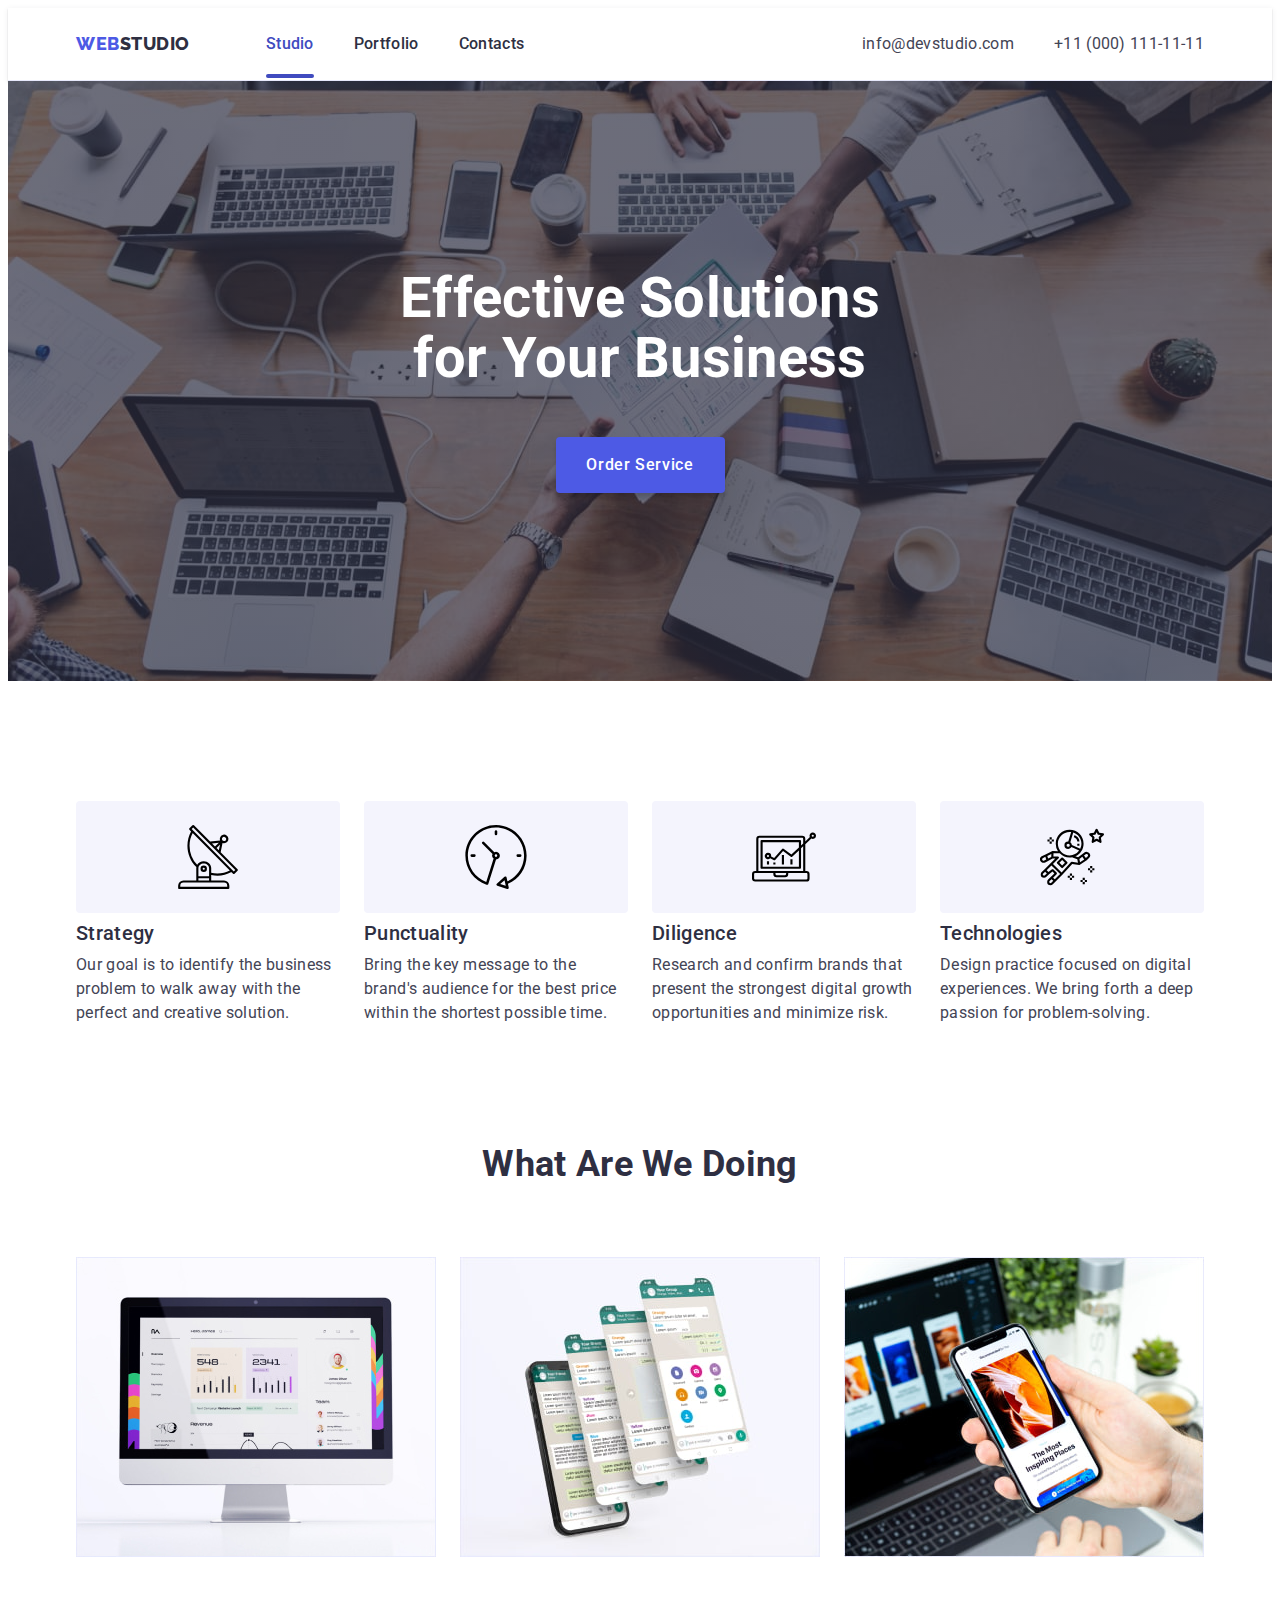
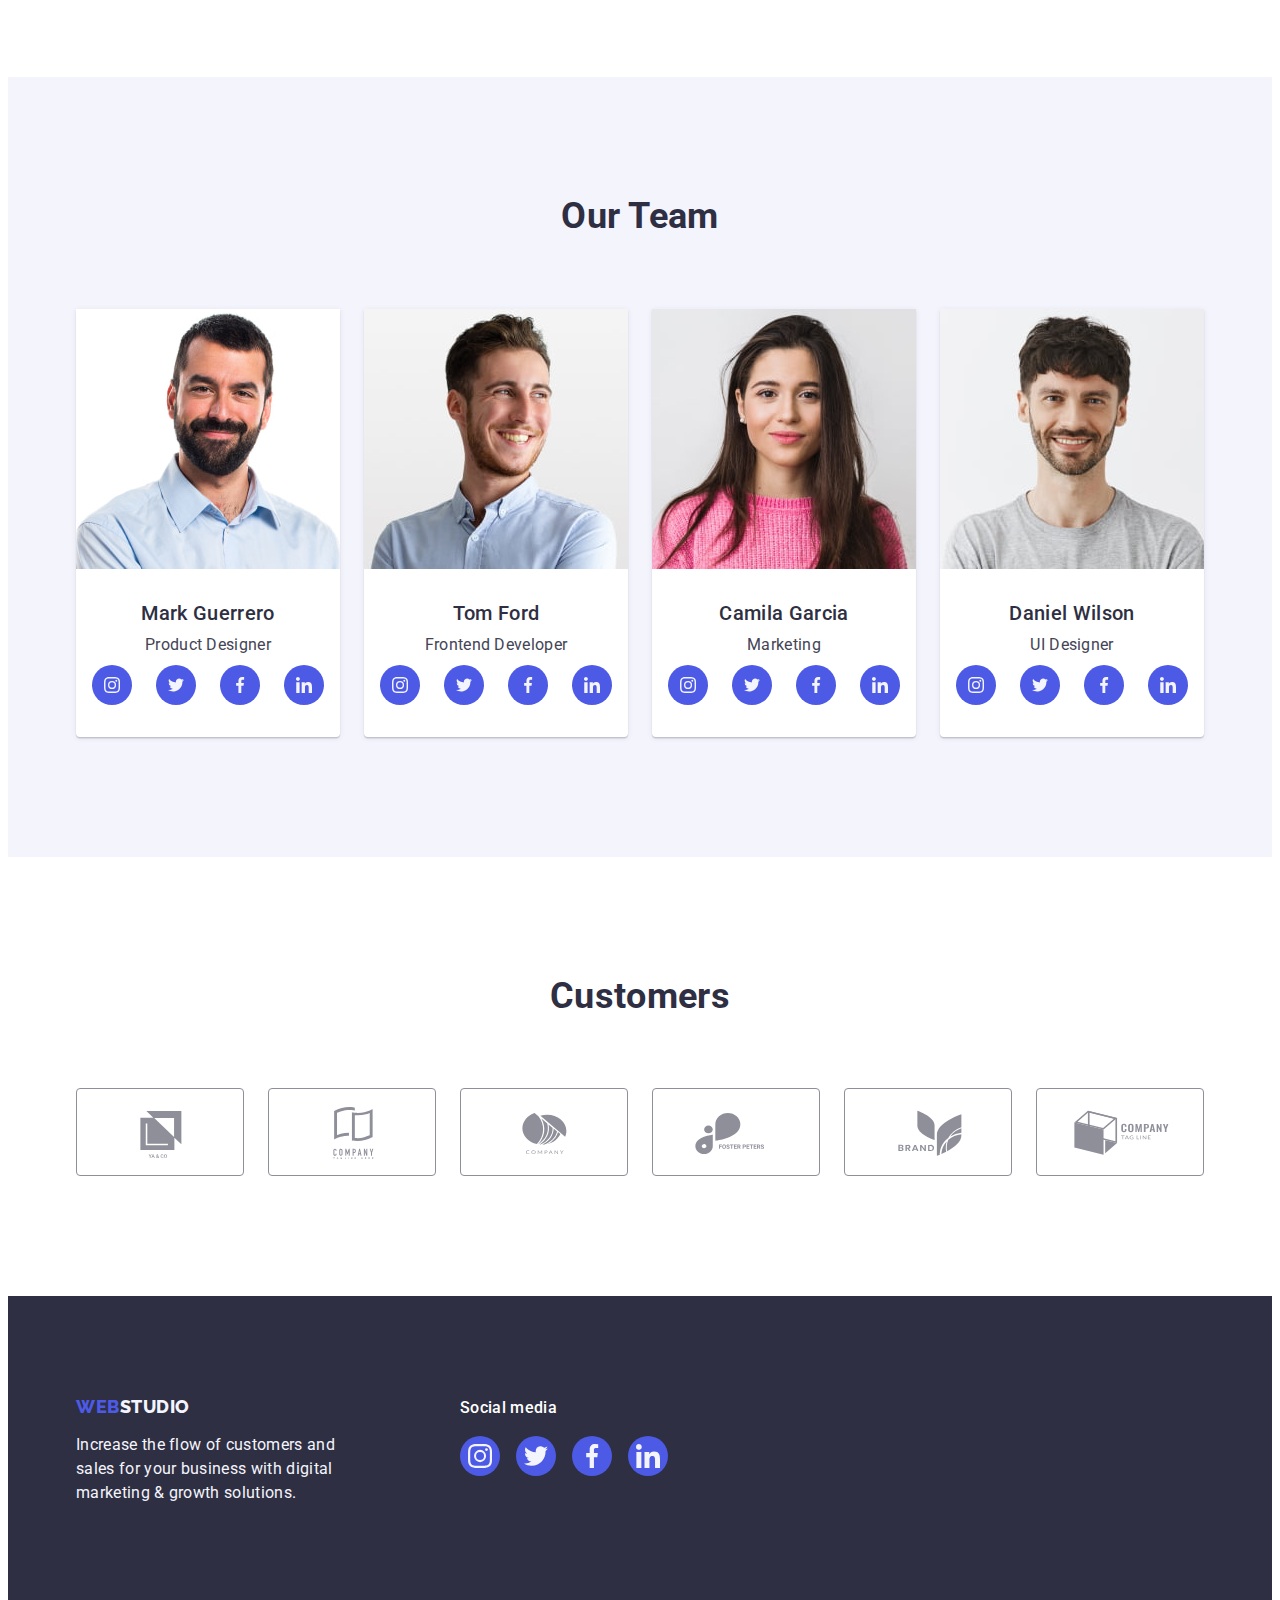
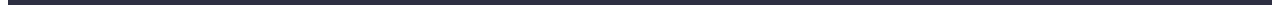
<file: index.html>
<!DOCTYPE html>
<html lang="en">
  <head>
    <meta charset="UTF-8" />
    <meta http-equiv="X-UA-Compatible" content="IE=edge" />
    <meta name="viewport" content="width=device-width, initial-scale=1.0" />
    <title>HOMEWORK</title>
    <!--Основные шрифты-->
    <link rel="preconnect" href="https://fonts.googleapis.com">
    <link rel="preconnect" href="https://fonts.gstatic.com" crossorigin>
    <link href="https://fonts.googleapis.com/css2?family=Raleway:wght@800&family=Roboto:wght@400;500;700;900&display=swap" rel="stylesheet"> 
    <!-- Normalize -->
    <link
      rel="stylesheet"
      href="https://cdnjs.cloudflare.com/ajax/libs/modern-normalize/1.1.0/modern-normalize.min.css"
      integrity="sha512-wpPYUAdjBVSE4KJnH1VR1HeZfpl1ub8YT/NKx4PuQ5NmX2tKuGu6U/JRp5y+Y8XG2tV+wKQpNHVUX03MfMFn9Q=="
      crossorigin="anonymous"
      referrerpolicy="no-referrer"
    />
    <!--Касстомные стили-->
    <link rel="stylesheet" href="./css/styles.css" />
  </head>
  <body>
    <!--секция хедер-->
    <header class="header">
      <div class="header-container container">
        <!--главная навигация-->
        <nav class="nav">
          <a class="logo-ferst link" href="./index.html"
            >WEB<span class="logo-secondary">STUDIO</span></a
          >
          <ul class="nav-list list">
            <li class="nav-item "><a class="nav-link link current" href="./index.html">Studio</a></li>
            <li class="nav-item"><a class="nav-link link" href="./portfolio.html">Portfolio</a></li>
            <li class="nav-item"><a class="nav-link link" href="">Contacts</a></li>
          </ul>
        </nav>

        <address class="contacts">
          <ul class="header-list list">
            <li class="header-item">
              <a class="header-contacts link" href="mailto:info@devstudio.com"
                >info@devstudio.com</a
              >
            </li>
            <li class="header-item">
              <a class="header-contacts link" href="tel:+11(000)111-11-11"
                >+11 (000) 111-11-11</a
              ></li
            >
          </ul>
        </address>
      </div>
    </header>
    <!--Уникальный контент-->
    <main>
      <!--Секция Герой-->
      <section class="hero section">
        <div class="hero-container container">
          <h1 class="hero-title"
            >Effective Solutions<br />
            for Your Business</h1
          >
          <button class="hero-button" type="button" data-modal-open>Order Service</button>
        </div>
      </section>
      <!--Секция О нас-->
      <section class="about section">
        <div class="container">
          <h2 class="visually-hidden">About us</h2>
          <ul class="about-list list">
            <li class="about-item">
              <div class="item-box">
                <svg class="about-icon" width="64" height="64">
                  <use href="./images/icons.svg#antenna"></use>
                </svg>
              </div>
              <h3 class="about-title">Strategy</h3>
              <p class="about-text"
                >Our goal is to identify the business problem to walk away with the perfect and
                creative solution.
              </p>
            </li>
            <li class="about-item">
              <div class="item-box">
                <svg class="about-icon" width="64" height="64">
                  <use href="./images/icons.svg#clock"></use>
                </svg>
              </div>
              <h3 class="about-title">Punctuality</h3>
              <p class="about-text"
                >Bring the key message to the brand's audience for the best price within the
                shortest possible time.</p
              >
            </li>
            <li class="about-item">
              <div class="item-box">
                <svg class="about-icon" width="64" height="64">
                  <use href="./images/icons.svg#diagram"></use>
                </svg>
              </div>
              <h3 class="about-title">Diligence</h3>
              <p class="about-text"
                >Research and confirm brands that present the strongest digital growth opportunities
                and minimize risk.</p
              >
            </li>
            <li class="about-item">
              <div class="item-box">
                <svg class="about-icon" width="64" height="64">
                  <use href="./images/icons.svg#astronaut"></use>
                </svg>
              </div>
              <h3 class="about-title">Technologies</h3>
              <p class="about-text"
                >Design practice focused on digital experiences. We bring forth a deep passion for
                problem-solving.</p
              >
            </li>
          </ul>
        </div>
      </section>

      <section class="work section">
        <div class="container">
          <h2 class="work-title">What are we doing</h2>
          <ul class="work-list list">
            <li class="work-item"><img src="./images/img1.jpg" alt="кодинг" width="360" /></li>
            <li class="work-item"
              ><img src="./images/img2.jpg" alt="ноутбук з презентацією" width="360"
            /></li>
            <li class="work-item"
              ><img src="./images/img3.jpg" alt="палітра кольорів" width="360"
            /></li>
          </ul>
        </div>
      </section>
      <!--Секция Наша команда-->
      <section class="team section">
        <div class="container">
          <h2 class="team-title">Our Team</h2>
          <ul class="team-list list">
            <li class="team-item">
              <img
                class="team-image"
                src="./images/img4.jpg"
                alt="фото Ігор Дем'яненко"
                width="264"
              />
              <div class="team-info">
                <h3 class="team-title-name">Mark Guerrero</h3>
                <p class="team-text">Product Designer</p>

                <ul class="team-box">
                  <li class="box-item">
                      <a class="team-link" href="">
                          <svg class="team-icon" width="16" height="16">
                              <use href="./images/icons.svg#instagram"></use>
                          </svg>
                      </a>
                  </li>
                  <li class="box-item">
                      <a class="team-link" href="">
                          <svg class="team-icon" width="16" height="16">
                              <use href="./images/icons.svg#twitter"></use>
                          </svg>
                      </a>
                  </li>
                  <li class="box-item">
                      <a class="team-link" href="">
                          <svg class="team-icon" width="16" height="16">
                              <use href="./images/icons.svg#facebook"></use>
                          </svg>
                      </a>
                  </li>
                  <li class="box-item">
                      <a class="team-link" href="">
                          <svg class="team-icon" width="16" height="16">
                              <use href="./images/icons.svg#linkedin"></use>
                          </svg>
                      </a>
                  </li>
                </ul>
              </div>
            </li>
            <li class="team-item">
              <img class="team-image" src="./images/img5.jpg" alt="фото Ольга Рєпіна" width="264" />
              <div class="team-info">
                <h3 class="team-title-name">Tom Ford</h3>
                <p class="team-text">Frontend Developer</p>

                <ul class="team-box">
                  <li class="box-item">
                      <a class="team-link" href="">
                          <svg class="team-icon" width="16" height="16">
                              <use href="./images/icons.svg#instagram"></use>
                          </svg>
                      </a>
                  </li>
                  <li class="box-item">
                      <a class="team-link" href="">
                          <svg class="team-icon" width="16" height="16">
                              <use href="./images/icons.svg#twitter"></use>
                          </svg>
                      </a>
                  </li>
                  <li class="box-item">
                      <a class="team-link" href="">
                          <svg class="team-icon" width="16" height="16">
                              <use href="./images/icons.svg#facebook"></use>
                          </svg>
                      </a>
                  </li>
                  <li class="box-item">
                      <a class="team-link" href="">
                          <svg class="team-icon" width="16" height="16">
                              <use href="./images/icons.svg#linkedin"></use>
                          </svg>
                      </a>
                  </li>
                </ul>
              </div>

            </li>
            <li class="team-item">
              <img
                class="team-image"
                src="./images/img6.jpg"
                alt="фото Микола Тарасов"
                width="264"
              />
              <div class="team-info">
                <h3 class="team-title-name">Camila Garcia</h3>
                <p class="team-text">Marketing</p>

                <ul class="team-box">
                  <li class="box-item">
                      <a class="team-link" href="">
                          <svg class="team-icon" width="16" height="16">
                              <use href="./images/icons.svg#instagram"></use>
                          </svg>
                      </a>
                  </li>
                  <li class="box-item">
                      <a class="team-link" href="">
                          <svg class="team-icon" width="16" height="16">
                              <use href="./images/icons.svg#twitter"></use>
                          </svg>
                      </a>
                  </li>
                  <li class="box-item">
                      <a class="team-link" href="">
                          <svg class="team-icon" width="16" height="16">
                              <use href="./images/icons.svg#facebook"></use>
                          </svg>
                      </a>
                  </li>
                  <li class="box-item">
                      <a class="team-link" href="">
                          <svg class="team-icon" width="16" height="16">
                              <use href="./images/icons.svg#linkedin"></use>
                          </svg>
                      </a>
                  </li>
              </ul>
              </div>
            </li>
            <li class="team-item">
              <img
                class="team-image"
                src="./images/img7.jpg"
                alt="фото Михайло Єрмаков"
                width="264"
              />
              <div class="team-info">
                <h3 class="team-title-name">Daniel Wilson</h3>
                <p class="team-text">UI Designer</p>

                <ul class="team-box">
                  <li class="box-item">
                      <a class="team-link" href="">
                          <svg class="team-icon" width="16" height="16">
                              <use href="./images/icons.svg#instagram"></use>
                          </svg>
                      </a>
                  </li>
                  <li class="box-item">
                      <a class="team-link" href="">
                          <svg class="team-icon" width="16" height="16">
                              <use href="./images/icons.svg#twitter"></use>
                          </svg>
                      </a>
                  </li>
                  <li class="box-item">
                      <a class="team-link" href="">
                          <svg class="team-icon" width="16" height="16">
                              <use href="./images/icons.svg#facebook"></use>
                          </svg>
                      </a>
                  </li>
                  <li class="box-item">
                      <a class="team-link" href="">
                          <svg class="team-icon" width="16" height="16">
                              <use href="./images/icons.svg#linkedin"></use>
                          </svg>
                      </a>
                  </li>
              </ul>
              </div>
            </li>
          </ul>
        </div>
      </section>

      <!--Секция Customers-->
      <section class="section">
        <div class="container">
          <h2 class="section-title">Customers</h2>
          <ul class="clients list">
            <li class="clients-item">
              <a href="" class="clients-link">
                <svg class="clients-icon" width="104" height="56">
                  <use href="./images/icons.svg#Logo"></use>
                </svg>
              </a>
            </li>
            <li class="clients-item">
              <a href="" class="clients-link">
                <svg class="clients-icon" width="104" height="56">
                  <use href="./images/icons.svg#Logo2"></use>
                </svg>
              </a>
            </li>
            <li class="clients-item">
              <a href="" class="clients-link">
                <svg class="clients-icon" width="104" height="56">
                  <use href="./images/icons.svg#Logo3"></use>
                </svg>
              </a>
            </li>
            <li class="clients-item">
              <a href="" class="clients-link">
                <svg class="clients-icon" width="104" height="56">
                  <use href="./images/icons.svg#Logo4"></use>
                </svg>
              </a>
            </li>
            <li class="clients-item">
              <a href="" class="clients-link">
                <svg class="clients-icon" width="104" height="56">
                  <use href="./images/icons.svg#Logo5"></use>
                </svg>
              </a>
            </li>
            <li class="clients-item">
              <a href="" class="clients-link">
                <svg class="clients-icon" width="104" height="56">
                  <use href="./images/icons.svg#Logo6"></use>
                </svg>
              </a>
            </li>
          </ul>
        </div>
    </section>
    </main>
    <!--Секция футер-->
    <footer class="footer">
      <div class="footer-container container">
          <div class="footer-wrapper">
            <a class="footer-logo link" href="/index.html"
              >WEB<span class="footer-logo-secondary">STUDIO</span></a
            >
            <p class="footer-text"
              >Increase the flow of customers and sales for your business with digital marketing &
              growth solutions.</p
            >
          </div>
              <div class="footer-second">
                <p class="footer-title">Social media</p>
                <ul class="footer-lists list">
                  <li class="footer-item">
                    <a href="" class="footer-linkk">
                      <svg class="footer-icon" width="24" height="24">
                        <use href="./images/icons.svg#instagram"></use>
                      </svg>
                    </a>
                  </li>
                  <li class="footer-item">
                    <a href="" class="footer-linkk">
                      <svg class="footer-icon" width="24" height="24">
                        <use href="./images/icons.svg#twitter"></use>
                      </svg>
                    </a>
                  </li>
                  <li class="footer-item">
                    <a href="" class="footer-linkk">
                      <svg class="footer-icon" width="24" height="24">
                        <use href="./images/icons.svg#facebook"></use>
                      </svg>
                    </a>
                  </li>
                  <li class="footer-item">
                    <a href="" class="footer-linkk">
                      <svg class="footer-icon" width="24" height="24">
                        <use href="./images/icons.svg#linkedin"></use>
                      </svg>
                    </a>
                  </li>
                </ul>
            </div>
      </div>
    </footer>
    <div class="backdrop is-hidden" data-modal >
      <div class="modal">
        <button class="modal-button" type="button" data-modal-close>
          <svg class="modal-icon" width="8" height="8">
            <use href="./images/icons.svg#close"></use>
          </svg>
        </button>

      </div>
    </div>
    <script src="./modal.js"></script>
  </body>
</html>
</file>
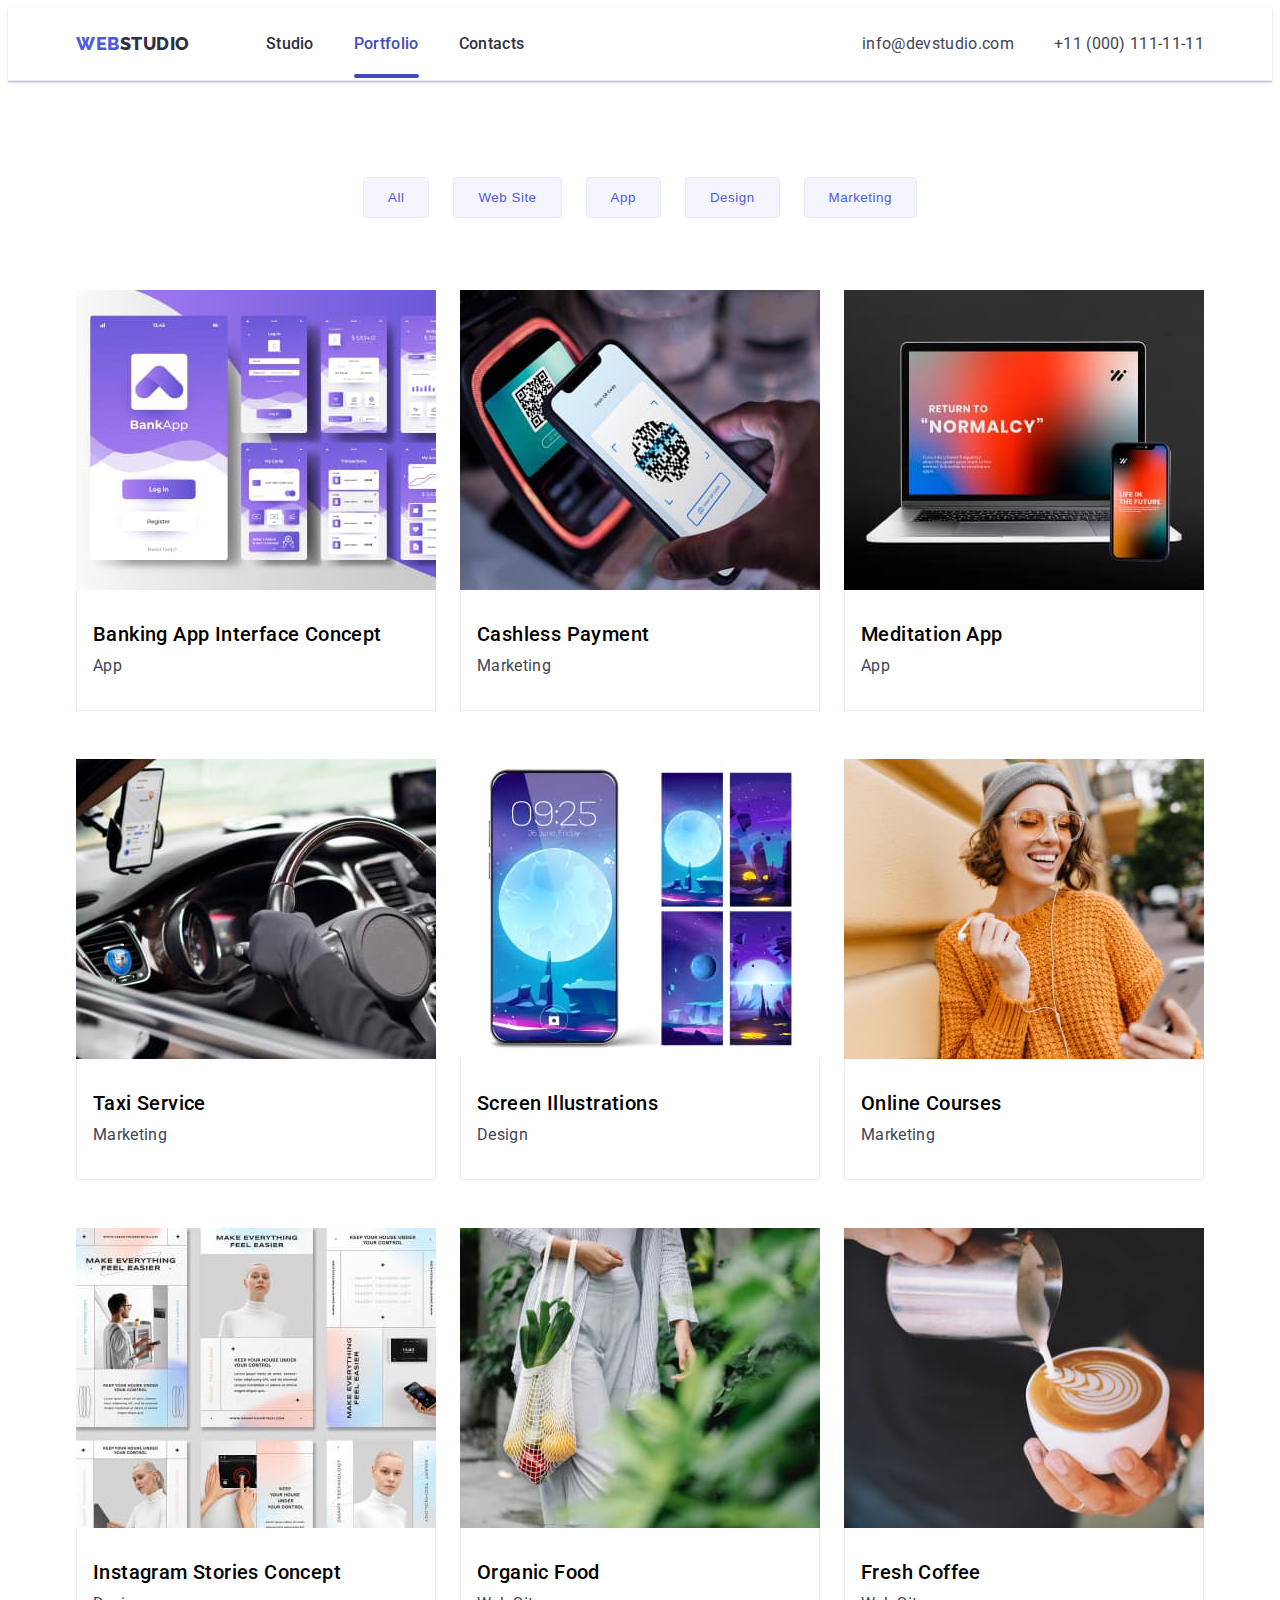
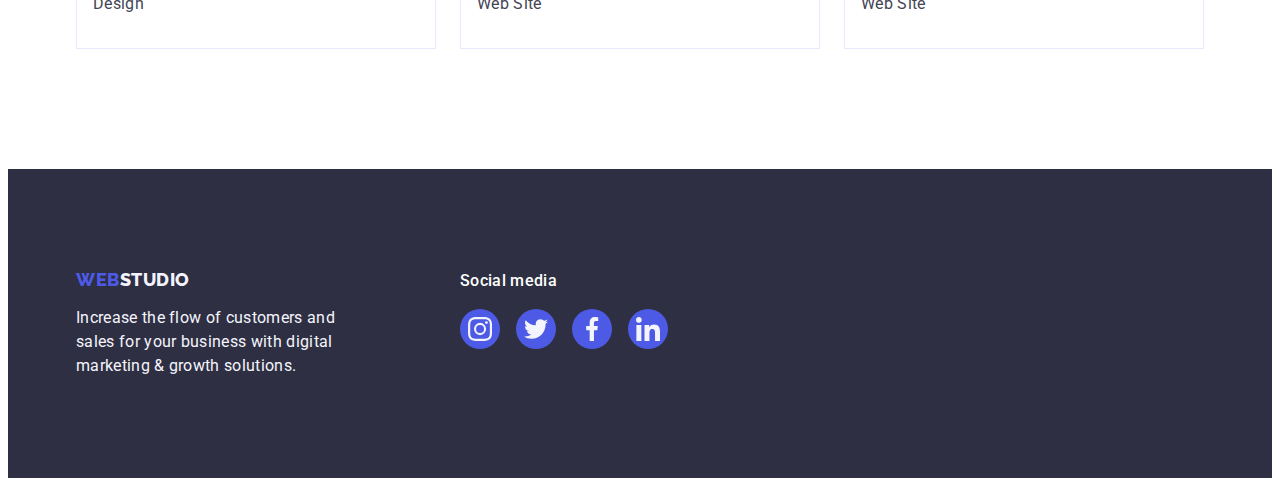
<file: portfolio.html>
<!DOCTYPE html>
<html lang="ru">
<head>
    <meta charset="UTF-8">
    <meta http-equiv="X-UA-Compatible" content="IE=edge">
    <meta name="viewport" content="width=device-width, initial-scale=1.0">
    <title>HOMEWORK</title>
    <!--Основные шрифты-->
    <link rel="preconnect" href="https://fonts.googleapis.com">
    <link rel="preconnect" href="https://fonts.gstatic.com" crossorigin>
    <link href="https://fonts.googleapis.com/css2?family=Raleway:wght@800&family=Roboto:wght@400;500;700;900&display=swap"
    rel="stylesheet">
  <!-- Normalize -->
    <link
      rel="stylesheet"
      href="https://cdnjs.cloudflare.com/ajax/libs/modern-normalize/1.1.0/modern-normalize.min.css"
      integrity="sha512-wpPYUAdjBVSE4KJnH1VR1HeZfpl1ub8YT/NKx4PuQ5NmX2tKuGu6U/JRp5y+Y8XG2tV+wKQpNHVUX03MfMFn9Q=="
      crossorigin="anonymous"
      referrerpolicy="no-referrer"
    />
    <!--Касстомные стили-->
    <link rel="stylesheet" href="./css/styles.css">
    
</head>
<body>
    <!--секция хедер-->
    <header class="header">
        <div class="header-container container">
    <!--главная навигация-->
        <nav class="nav">
            <a class="logo-ferst link" href="./index.html">WEB<span class="logo-secondary">STUDIO</span></a> 
            
            <ul class="nav-list list">
                <li class="nav-item"><a class="nav-link link" href="./index.html">Studio</a></li>
                <li class="nav-item "><a class="nav-link link current" href="./portfolio.html">Portfolio</a></li>
                <li class="nav-item"><a class="nav-link link" href="">Contacts</a></li>
            </ul>
        </nav>

       <address class="contacts">
         <ul class="header-list list">
            <li class="header-item"> <a class="header-contacts link" href="mailto:info@devstudio.com">info@devstudio.com</a> </li>
            <li class="header-item"> <a class="header-contacts link" href="tel:+11(000)111-11-11">+11 (000) 111-11-11</a></li>
        </ul>
       </address>
        </div>
    
    </header>

    <!-- Уникальный контент страницы -->
    <main>
        <!--Секция фильтр-->
        <section class="filter section">
            <div class="container">
                <h1 class="visually-hidden">Portfolio</h1>
                <ul class="filter-list list">
                    <li class="filter-item"><button class="filter-button" type="button">All</button></li>
                    <li class="filter-item"><button class="filter-button" type="button">Web Site</button></li>
                    <li class="filter-item"><button class="filter-button" type="button">App</button></li>
                    <li class="filter-item"><button class="filter-button" type="button">Design</button></li>
                    <li class="filter-item"><button class="filter-button" type="button">Marketing</button></li>
                </ul>
        
                <ul class="portfolio-list list">
                    <li class="portfolio-item">
                        <a class="portfolio-link link" href="">
                        <div class="portfolio-box">
                          <img class="portfolio-image" src="./images/img-1.jpg" alt="Banking App" width="360">
                          <p class="box-text">14 Stylish and User-Friendly App Design Concepts · Task Manager App · Calorie Tracker App · Exotic Fruit Ecommerce App · Cloud Storage App</p>
                        </div>
                        <div class="portfolio-block">
                            <h2 class="portfolio-title">Banking App Interface Concept</h2>
                            <p class="portfolio-text">App</p>
                        </div>
                        </a>    
                    </li>
                    <li class="portfolio-item">
                        <a class="portfolio-link link" href="">
                        <div class="portfolio-box">
                          <img class="portfolio-image" src="./images/img-2.jpg" alt="phone" width="360">
                          <p class="box-text">14 Stylish and User-Friendly App Design Concepts · Task Manager App · Calorie Tracker App · Exotic Fruit Ecommerce App · Cloud Storage App</p>
                        </div>
                        <div class="portfolio-block">
                            <h2 class="portfolio-title">Cashless Payment</h2>
                            <p class="portfolio-text">Marketing</p>
                        </div>
                        </a>    
                    </li>
                    <li class="portfolio-item">
                        <a class="portfolio-link link" href="">
                        <div class="portfolio-box">
                          <img class="portfolio-image" src="./images/img-3.jpg" alt="laptop" width="360">
                          <p class="box-text">14 Stylish and User-Friendly App Design Concepts · Task Manager App · Calorie Tracker App · Exotic Fruit Ecommerce App · Cloud Storage App</p>
                        </div>
                        <div class="portfolio-block">
                            <h2 class="portfolio-title">Meditation App</h2>
                            <p class="portfolio-text">App</p>
                        </div>
                        </a>    
                    </li>
                    <li class="portfolio-item">
                        <a class="portfolio-link link" href="">
                        <div class="portfolio-box">
                          <img class="portfolio-image" src="./images/img-4.jpg" alt="car" width="360">
                          <p class="box-text">14 Stylish and User-Friendly App Design Concepts · Task Manager App · Calorie Tracker App · Exotic Fruit Ecommerce App · Cloud Storage App</p>
                        </div>
                        <div class="portfolio-block">
                            <h2 class="portfolio-title">Taxi Service</h2>
                            <p class="portfolio-text">Marketing</p>
                        </div>
                        </a>    
                    </li>
                    <li class="portfolio-item">
                        <a class="portfolio-link link" href="">
                        <div class="portfolio-box">
                          <img class="portfolio-image" src="./images/img-5.jpg" alt="design" width="360">
                          <p class="box-text">14 Stylish and User-Friendly App Design Concepts · Task Manager App · Calorie Tracker App · Exotic Fruit Ecommerce App · Cloud Storage App</p>
                        </div>
                        <div class="portfolio-block">
                            <h2 class="portfolio-title" >Screen Illustrations</h2>
                            <p class="portfolio-text">Design</p>
                        </div>
                        </a>    
                    </li>
                    <li class="portfolio-item">
                        <a class="portfolio-link link" href="">
                        <div class="portfolio-box">
                          <img class="portfolio-image" src="./images/img-6.jpg" alt="girl" width="360">
                          <p class="box-text">14 Stylish and User-Friendly App Design Concepts · Task Manager App · Calorie Tracker App · Exotic Fruit Ecommerce App · Cloud Storage App</p>
                        </div>
                        <div class="portfolio-block">
                            <h2 class="portfolio-title">Online Courses</h2>
                            <p class="portfolio-text">Marketing</p>
                        </div>
                        </a>    
                    </li>
                    <li class="portfolio-item">
                        <a class="portfolio-link link" href="">
                        <div class="portfolio-box">
                          <img class="portfolio-image" src="./images/img-7.jpg" alt="design" width="360">
                          <p class="box-text">14 Stylish and User-Friendly App Design Concepts · Task Manager App · Calorie Tracker App · Exotic Fruit Ecommerce App · Cloud Storage App</p>
                        </div>
                        <div class="portfolio-block">
                            <h2 class="portfolio-title">Instagram Stories Concept</h2>
                            <p class="portfolio-text">Design</p>
                        </div>
                        </a>    
                    </li>
                    <li class="portfolio-item">
                        <a class="portfolio-link link" href="">
                        <div class="portfolio-box">
                          <img class="portfolio-image" src="./images/img-8.jpg" alt="fruits" width="360">
                          <p class="box-text">14 Stylish and User-Friendly App Design Concepts · Task Manager App · Calorie Tracker App · Exotic Fruit Ecommerce App · Cloud Storage App</p>
                        </div>
                        <div class="portfolio-block">
                            <h2 class="portfolio-title">Organic Food</h2>
                            <p class="portfolio-text">Web Site</p>
                        </div>
                        </a>    
                    </li>
                    <li class="portfolio-item">
                        <a class="portfolio-link link" href="">
                        <div class="portfolio-box">
                          <img class="portfolio-image" src="./images/img-9.jpg" alt="coffe" width="360">
                          <p class="box-text">14 Stylish and User-Friendly App Design Concepts · Task Manager App · Calorie Tracker App · Exotic Fruit Ecommerce App · Cloud Storage App</p>
                        </div>
                        <div class="portfolio-block">
                            <h2 class="portfolio-title">Fresh Coffee</h2>
                            <p class="portfolio-text">Web Site</p>
                        </div>
                        </a>    
                    </li>
                </ul>
            </div>
        </section>
    </main>
        <!--Секция футер-->
    <footer class="footer">
      <div class="footer-container container">
          <div class="footer-wrapper">
            <a class="footer-logo link" href="/index.html"
              >WEB<span class="footer-logo-secondary">STUDIO</span></a
            >
            <p class="footer-text"
              >Increase the flow of customers and sales for your business with digital marketing &
              growth solutions.</p
            >
          </div>
              <div class="footer-second">
                <p class="footer-title">Social media</p>
                <ul class="footer-lists list">
                  <li class="footer-item">
                    <a href="" class="footer-linkk">
                      <svg class="footer-icon" width="24" height="24">
                        <use href="./images/icons.svg#instagram"></use>
                      </svg>
                    </a>
                  </li>
                  <li class="footer-item">
                    <a href="" class="footer-linkk">
                      <svg class="footer-icon" width="24" height="24">
                        <use href="./images/icons.svg#twitter"></use>
                      </svg>
                    </a>
                  </li>
                  <li class="footer-item">
                    <a href="" class="footer-linkk">
                      <svg class="footer-icon" width="24" height="24">
                        <use href="./images/icons.svg#facebook"></use>
                      </svg>
                    </a>
                  </li>
                  <li class="footer-item">
                    <a href="" class="footer-linkk">
                      <svg class="footer-icon" width="24" height="24">
                        <use href="./images/icons.svg#linkedin"></use>
                      </svg>
                    </a>
                  </li>
                </ul>
            </div>
      </div>
    </footer>
</body>
</html>
</file>
<file: css/styles.css>
html {
  box-sizing: border-box;
}

*,
*::before,
*::after {
  box-sizing: inherit;
}

:root {
  /* ОСНОВНЫЕ ШРИФТЫ */
  --main-font: 'Roboto', sans-serif;
  --secondary-font: 'Raleway', sans-serif;

  /* СВЕТЛЫЕ ОТТЕНКИ ШРИФТА */
  --primary-txt--mode-light: #ffffff;
  --secondary-txt--mode-light: #4d5ae5;
  --main-txt--mode-light: #f4f4fd;

  /* ТЕМНЫЕ ОТТЕНКИ ШРИФТА */
  --primary-txt--mode-dark: #2e2f42;
  --secondary-txt--mode-dark: #434455;

  /* СВЕТЛЫЕ ОТТЕНКИ ФОНА */
  --primary-bg--mode-light: #ffffff;
  --secondary-bg--mode-light: #f4f4fd;

  /* ТЕМНЫЕ ОТТЕНКО ФОНА */
  --primary-bg--mode-dark: #4d5ae5;
  --secondary-bg--mode-dark: #2e2f42;

  --border:#e7e9fc;
  --hero-gradient:rgba(46, 47, 66, 0.7);
  --bg-color-icon: #4D5AE5;
  --svg: #f4f4fd;
  --clients:#8e8f99;
}

/* СТИЛИ НАСЛЕДОВАНИЯ */
body {
  /* background-color: var(--primary-bg--mode-light); */
  font-family: 'Roboto', sans-serif;
  font-size: 16px;
  line-height: 1.5;
  letter-spacing: 0.02em;
  color: var(-secondary-txt--mode-dark);
}

h1,
h2,
h3,
h4,
h5,
h6,
p {
  margin: 0;
}

img {
  display: block;
}

.list{
  list-style: none;
  padding: 0;
  margin: 0;
}

.link {
  color: inherit;
  padding-left: 0px;
  margin-top: 0px;
  margin-bottom: 0px;
  text-decoration: none;
}

/* reset start */
.visually-hidden {
  position: absolute;
  width: 1px;
  height: 1px;
  margin: -1px;
  border: 0;
  padding: 0;

  white-space: nowrap;
  clip-path: inset(100%);
  clip: rect(0 0 0 0);
  overflow: hidden;
}

.section {
  padding: 120px 0;
}
.container {
  width: 1158px;
  padding: 0 15px;
  margin: 0 auto;
}

/* ШАПКА СТРАНИЦЫ */
.header {
  padding: 24px 0;
  border-bottom: 1px solid #e7e9fc;
  background: var(--primary-bg--mode-light);
  box-shadow: 0px 2px 1px rgba(46, 47, 66, 0.08), 0px 1px 1px rgba(46, 47, 66, 0.16), 0px 1px 6px rgba(46, 47, 66, 0.08);
}

.header-container {
  display: flex;
  align-items: center;
}

/* НАВИГАЦИЯ */
.nav {
  display: flex;
  align-items: center; 
}

/* ЛОТИП */
.logo-ferst {
  font-family: var(--secondary-font);
  font-weight: 800;
  font-size: 18px;
  line-height: 1.187;
  letter-spacing: 0.03em;
  text-decoration: none;
  color: var(--secondary-txt--mode-light);
  margin-right: 76px;
}

.logo-secondary {
  color: var(--primary-txt--mode-dark);
}

.nav-list {
  display: flex;
  gap: 40px;
}

.nav-link {
  padding: 24px 0;
  font-weight: 500;
  font-size: 16px;
  line-height: 1.5;
  letter-spacing: 0.02em;
  color: var(--primary-txt--mode-dark);
  position:relative;
  transition:color 250ms cubic-bezier(0.4, 0, 0.2, 1);
}

.nav-link.current {
  color: #404BBF;
}

.current{
  position:relative;
}
.current::after{
  content: '';
  position: absolute;
  bottom: -1px;
  left: 0;
  display: block;
  width: 100%;
  height: 4px;
  background-color: #404bbf;
  border-radius: 2px;
}

.nav-link:hover,
.nav-link:focus {
  color: #404bbf;
}

.contacts{
  font-style: normal;
  margin-left: auto;
}

.header-list {
  display: flex;
  gap: 40px;  
}

/*Контакты*/
.header-contacts {
  font-family: "Roboto";
  color: var(--secondary-txt--mode-dark);
  font-size: 16px;
  line-height: 1.5;
  letter-spacing: 0.02em;
  transition:color 250ms cubic-bezier(0.4, 0, 0.2, 1);
  }

.header-contacts:hover,
.header-contacts:focus {
  color: #404bbf;
}

/* СЕКЦИЯ ГЕРОЙ */
.hero {
  padding: 188px 0;
  text-align: center;
  max-width: 1440px;
  margin-left: auto;
  margin-right: auto;
  background-image: linear-gradient(rgba(46, 47, 66, 0.7), rgba(46, 47, 66, 0.7)), url(../images/hero.jpg);
  background-repeat: no-repeat;
  background-position: center;
  background-size: cover;
}

.hero-title {
  font-weight: 700;
  font-size: 56px;
  line-height: 1.07;
  text-align: center;
  color: var(--primary-txt--mode-light);
  max-width: 496px;
  margin: auto;
  margin-bottom: 48px;
}

.hero-button {
  margin: auto;
  display: block; 
  min-width: 169px;
  height: 56px;
  border: none;
  background-color: var(--primary-bg--mode-dark);
  border-radius: 4px;
  cursor: pointer;
  font-family: var(--main-font);
  color: var(--primary-txt--mode-light);
  font-size: 16px;
  line-height: 1.5;
  font-weight: 500;
  text-align: center;
  letter-spacing: 0.04em;
  box-shadow: 0px 4px 4px rgba(0, 0, 0, 0.15);
  transition:background-color 250ms cubic-bezier(0.4, 0, 0.2, 1);
}

.hero-button:hover,
.hero-button:focus {
  background-color: #404bbf;
}

/* СЕКЦИЯ АССОЦИАЦИЙ */
.about-list {
  display: flex;
  gap: 24px;
}

.about-item {
  width: calc((100% - 72px) / 4);
}

.item-box {
  display: flex;
  justify-content: center;
  align-items: center;
  margin-bottom: 8px;
  height: 112px;
  width: 264px;
  background: #F4F4FD;
  border-radius: 4px;
}

.about-title {
  margin-bottom: 8px;
  font-weight: 500;
  font-size: 20px;
  line-height: 1.2;
  color: var(--primary-txt--mode-dark);
}

.about-text {
  color: var(--secondary-txt--mode-dark);
}

/* СЕКЦИЯ РАБОТ */
.work{
  padding-top: 0;
  padding-bottom: 120px;
}

.work-title {
  margin-bottom: 72px;
}
.work-list {
  display: flex;
  gap: 24px;
}

.work-title {
  font-weight: 700;
  font-size: 36px;
  line-height: 1.11;
  text-align: center;
  color: var(--primary-txt--mode-dark);
  text-transform: capitalize;
}

.work-item{
  width: calc((100% - 48px) / 3);
}

.team {
  background-color: var(--secondary-bg--mode-light);
}

.team-title {
  font-weight: 700;
  font-size: 36px;
  line-height: 1.11;
  text-align: center;
  color: var(--primary-txt--mode-dark);
  text-transform: capitalize;

  margin-bottom: 72px;
}

.team-list {
  display: flex;
  gap: 24px;
}

.team-item {
  width: calc((100% - 72px) / 4); 
  border-radius: 0px 0px 4px 4px; 
}

.team-info{
  padding: 32px 0px;
}

.team-title-name {
  font-weight: 500;
  font-size: 20px;
  line-height: 1.2;
  text-align: center;
  color: var(--primary-txt--mode-dark);
  text-align: center;
  margin-bottom: 8px;
}

.team-text {
  margin-bottom: 8px;
  text-align: center;
  color: var(--secondary-txt--mode-dark);
}

.team-box{
  display: flex;
  align-items: center;
  justify-content: center;
  gap: 24px;
  list-style: none;
  padding: 0;
}

.box-item{
  width: 40px;
  height: 40px;
}

.team-list .team-item {
  background: #FFFFFF;
  box-shadow: 0px 1px 6px rgba(46, 47, 66, 0.08), 0px 1px 1px rgba(46, 47, 66, 0.16), 0px 2px 1px rgba(46, 47, 66, 0.08);
  border-radius: 0px 0px 4px 4px;
}

.team-link {
  display: flex;
  align-items: center;
  justify-content: center;
  width: 100%;
  height: 100%;
  text-decoration: none;
  fill:var(--primary-bg--mode-light);
  background-color: var(--bg-color-icon);
  border-radius: 50%;
  transition:background-color 250ms cubic-bezier(0.4, 0, 0.2, 1); 
}
.team-link:hover,
.team-link:focus {
  border-radius: 50%;
  fill: var(--primary-bg--mode-light);
  background-color:#404BBF ;
}

.team-icon {
  width: 16px;
  height: 16px;
  fill: var(--svg);
}
.team-link:hover .team-icon,
.team-link:focus .team-icon {
  fill: var(--svg);
  background-color:#404BBF;

}

.section-title {
  margin-top: 0;
  margin-bottom: 72px;
  text-align: center;
  color: var(--primary-txt--mode-dark);
  font-weight: 700;
  font-size: 36px;
  line-height: 1.1;
}
.clients {
  display: flex;
  justify-content: center;
  gap: 24px;
}

.clients-item{
  width: calc((100% - 120px) / 6);
  height: 88px;
} 

.clients-link {
  display: flex;
  width: 100%;
  height: 100%;
  justify-content: center;
  align-items: center;
  border: 1px solid #8e8f99;
  border-radius: 4px;
  color: var(--clients);
  transition:border-color 250ms cubic-bezier(0.4, 0, 0.2, 1), color 250ms cubic-bezier(0.4, 0, 0.2, 1);
}
.clients-link:hover,
.clients-link:focus {
  border-color: #404bbf;
  color: #404bbf; 
}
.clients-icon {
  fill: currentColor;
}

/* ПОДВАЛ СТРАНИЦЫ */
.footer {
  padding-top: 100px;
  padding-bottom: 100px;
  background: var(--secondary-bg--mode-dark);
}

.footer-container{
  display: flex; 
  align-items: baseline;
}

.footer-wrapper{
  margin-right: 120px;
} 

.footer-logo {
  font-family: var(--secondary-font);
  font-weight: 800;
  font-size: 18px;
  line-height: 1.17;
  letter-spacing: 0.03em;
  text-transform: uppercase;
  color: var(--secondary-txt--mode-light);
  display: inline-block;
  margin-bottom: 16px;
}

.footer-logo-secondary {
  font-family: var(--secondary-font);
  font-weight: 800;
  font-size: 18px;
  line-height: 1.17;
  letter-spacing: 0.03em;
  text-transform: uppercase;
  color: var(--main-txt--mode-light);
}

.footer-text {
  width: 264px;
  color: var(--main-txt--mode-light);
}

.footer-title {
  margin-bottom: 16px;
  font-weight: 500;
  color: var(--primary-txt--mode-light);
}

.footer-lists{
  display: flex;
  gap: 16px;
}

.footer-item{
  width: 40px;
  height: 40px;
}

.footer-linkk{
  display: flex;
  align-items: center;
  justify-content: center;
  width: 100%;
  height: 100%;
  text-decoration: none;
  background:var(--bg-color-icon) ;
  border-radius: 50%;
  fill: var(--white-txt-color);
  transition:background-color 250ms cubic-bezier(0.4, 0, 0.2, 1);
}

.footer-linkk:hover,
.footer-linkk:focus {
  background-color: #31d0aa;
  border-radius: 50%;
}

.footer-icon {
  fill: var(--svg);
} 

/*--Страница портфолио--*/
/* Секция фильтр */
.filter{
  padding: 96px 0 120px;
}
.filter-list {
  display: flex;
  justify-content: center;
  gap: 24px;
  margin-bottom: 72px;
}

.filter-button {
  padding: 12px 24px 12px;
  border: 1px solid var(--border);
  border-radius: 4px;
  font-weight: 500;
  text-align: center;
  letter-spacing: 0.04em;
  color: #4d5ae5;
  background: #f4f4fd;
  cursor: pointer;
  transition:color 250ms cubic-bezier(0.4, 0, 0.2, 1), 
  background-color 250ms cubic-bezier(0.4, 0, 0.2, 1), 
  border-color 250ms cubic-bezier(0.4, 0, 0.2, 1), 
  box-shadow 250ms cubic-bezier(0.4, 0, 0.2, 1);
}

.filter-button:hover,
.filter-button:focus {
  box-shadow: 0px 3px 1px rgba(0, 0, 0, 0.1), 0px 2px 1px rgba(0, 0, 0, 0.08), 0px 2px 2px rgba(0, 0, 0, 0.12);
  background: #404bbf;
  border: 1px solid transparent;
  color: var(--primary-txt--mode-light);
}

/*Секция портфолио*/
.portfolio-list {
  display: flex;
  flex-wrap: wrap;
  column-gap: 24px;
  row-gap: 48px; 
}

.portfolio-item {
  width: calc((100% - 48px) / 3);
}

.portfolio-item:hover,
.portfolio-item:focus{
  box-shadow: 0px 1px 6px rgba(46, 47, 66, 0.08), 0px 1px 1px rgba(46, 47, 66, 0.16), 0px 2px 1px rgba(46, 47, 66, 0.08);
}
.portfolio-link{
  display: block;
  transition: box-shadow 250ms cubic-bezier(0.4, 0, 0.2, 1);

}

.portfolio-box{
  position: relative;
  overflow: hidden;
}

.portfolio-image{
  display: block;
}

.box-text{
  position: absolute;
  height: 100%;
  width: 100%;
  top: 0; 
  font-size: 16px;
  line-height: 1.5;
  letter-spacing: 0.02em;
  padding: 40px 32px;
  background-color: #4d5ae5;
  transform: translateY(100%);
  transition: transform 250ms cubic-bezier(0.4, 0, 0.2, 1);
  color: var( --main-txt--mode-light);
}

.portfolio-link:hover .box-text,
.portfolio-link:focus .box-text{
  transform: translateY(0%);
  background: #4D5AE5;
  mix-blend-mode: normal;
}

.portfolio-block{ 
  padding: 32px 16px;
  border: 1px solid #e7e9fc; 
  border-top: none;
}



.portfolio-title { 
  margin-bottom: 8px;
  font-weight: 500;
  font-size: 20px;
  line-height: 1.2;
  letter-spacing: 0.02em;
  
  
}

.portfolio-text { 
  font-size: 16px;
  line-height: 1.5;
  letter-spacing: 0.02em;
  color: var(--secondary-txt--mode-dark);
}

.backdrop{
  position: fixed;
  top: 0;
  left: 0; 
  width: 100%;
  height: 100%;
  background-color: rgba(46, 47, 66, 0.4);
  transition: opacity 250ms cubic-bezier(0.4, 0, 0.2, 1), visibility 250ms cubic-bezier(0.4, 0, 0.2, 1);
}

.is-hidden{
  opacity: 0;
  visibility: hidden;
  pointer-events: none;
}

.modal{
  position: absolute;
  top: 50%;
  left: 50%;
  transform: translate(-50%, -50%) scale(1); 
  width: 408px;
  min-height: 576px; 
  background: #fcfcfc;
  box-shadow:0px 1px 1px rgba(0, 0, 0, 0.14), 0px 1px 3px rgba(0, 0, 0, 0.12), 0px 2px 1px rgba(0, 0, 0, 0.2); 
  border-radius: 4px;
  transition: transform 250ms cubic-bezier(0.4, 0, 0.2, 1);
}

.modal-button{
  position: absolute;
  top: 24px;
  right: 24px;
  width: 24px;
  height: 24px;  
  border-radius: 50%;
  display: flex;
  align-items: center;
  justify-content: center; 
  background-color: #e7e9fc;
  border: 1px solid rgba(0, 0, 0, 0.1);
  padding: 0; 
  cursor: pointer;
  transition: background-color 250ms cubic-bezier(0.4, 0, 0.2, 1), border 250ms cubic-bezier(0.4, 0, 0.2, 1); 
}
.modal-button:hover,
.modal-button:focus{
  background-color: #404bbf; 
  border: none;
  fill: #ffffff
}

.modal-icon{
  transition: fill 250ms cubic-bezier(0.4, 0, 0.2, 1);

}
</file>
